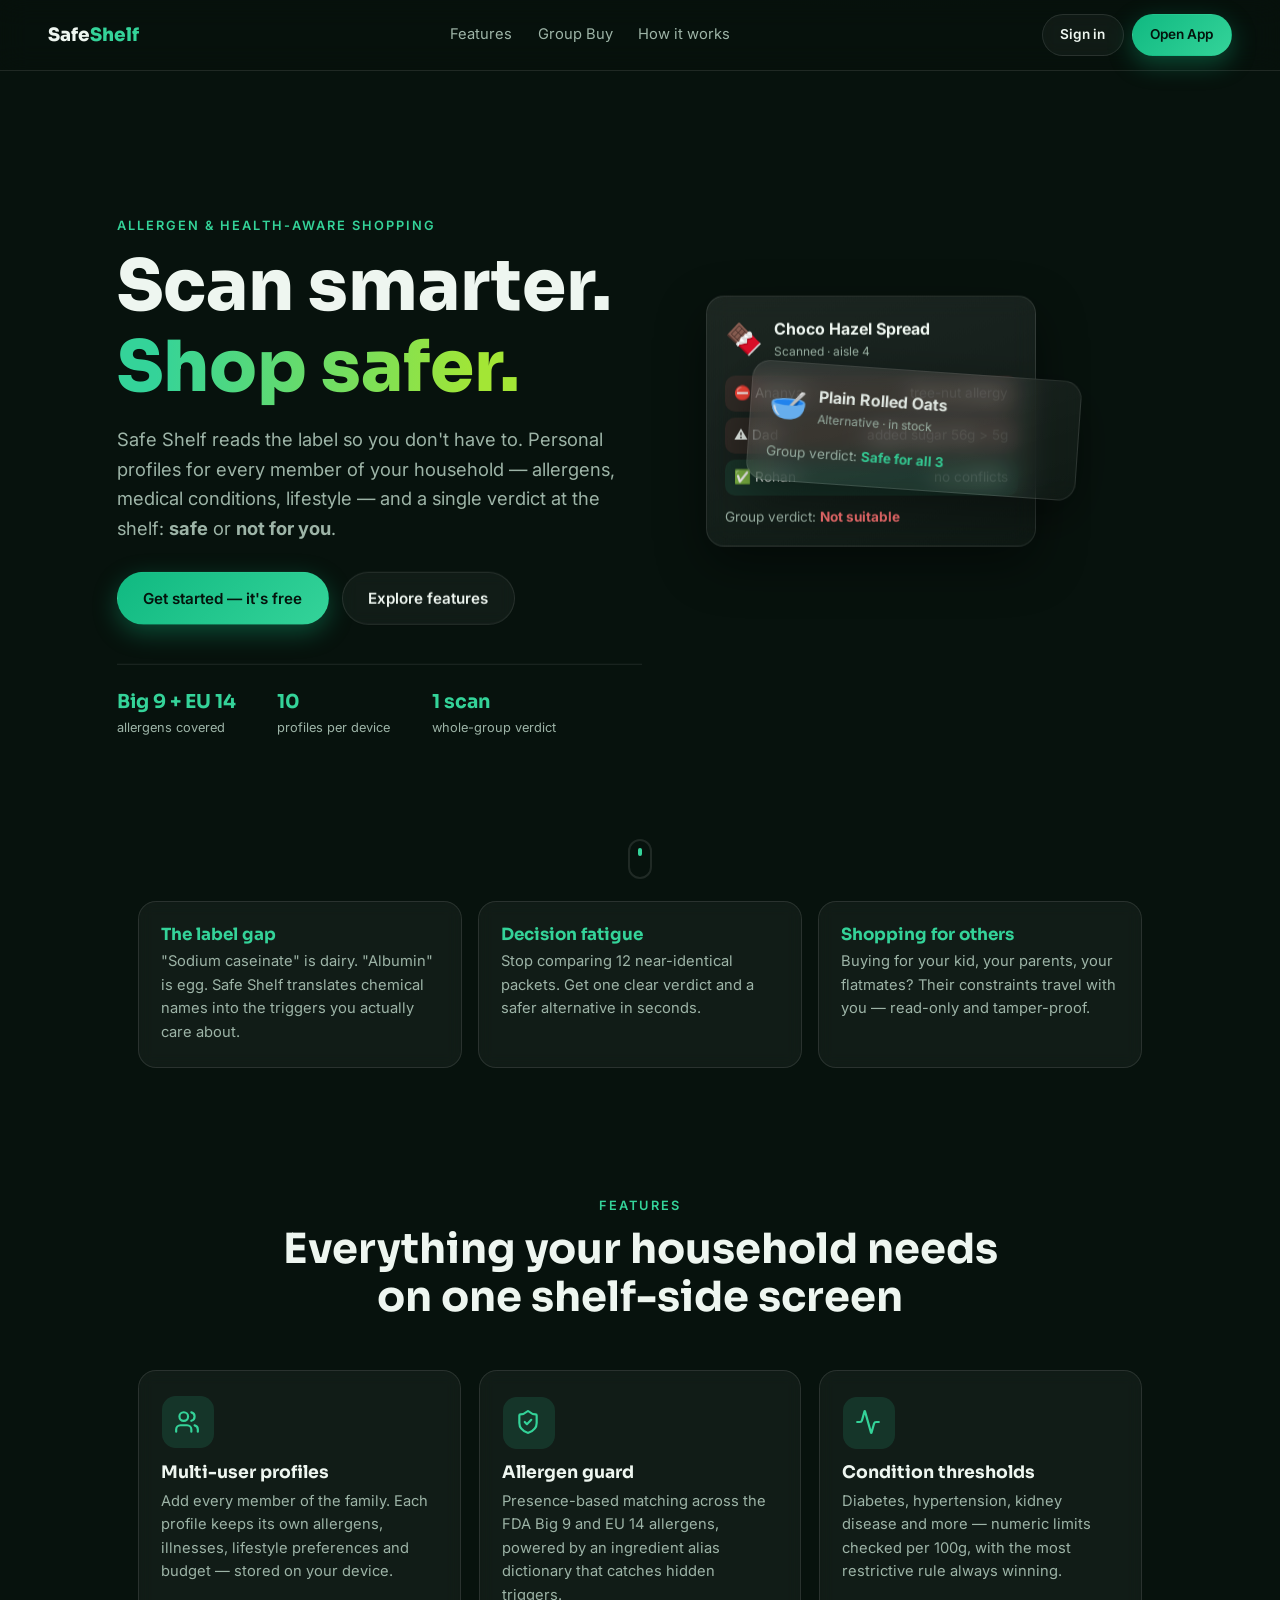
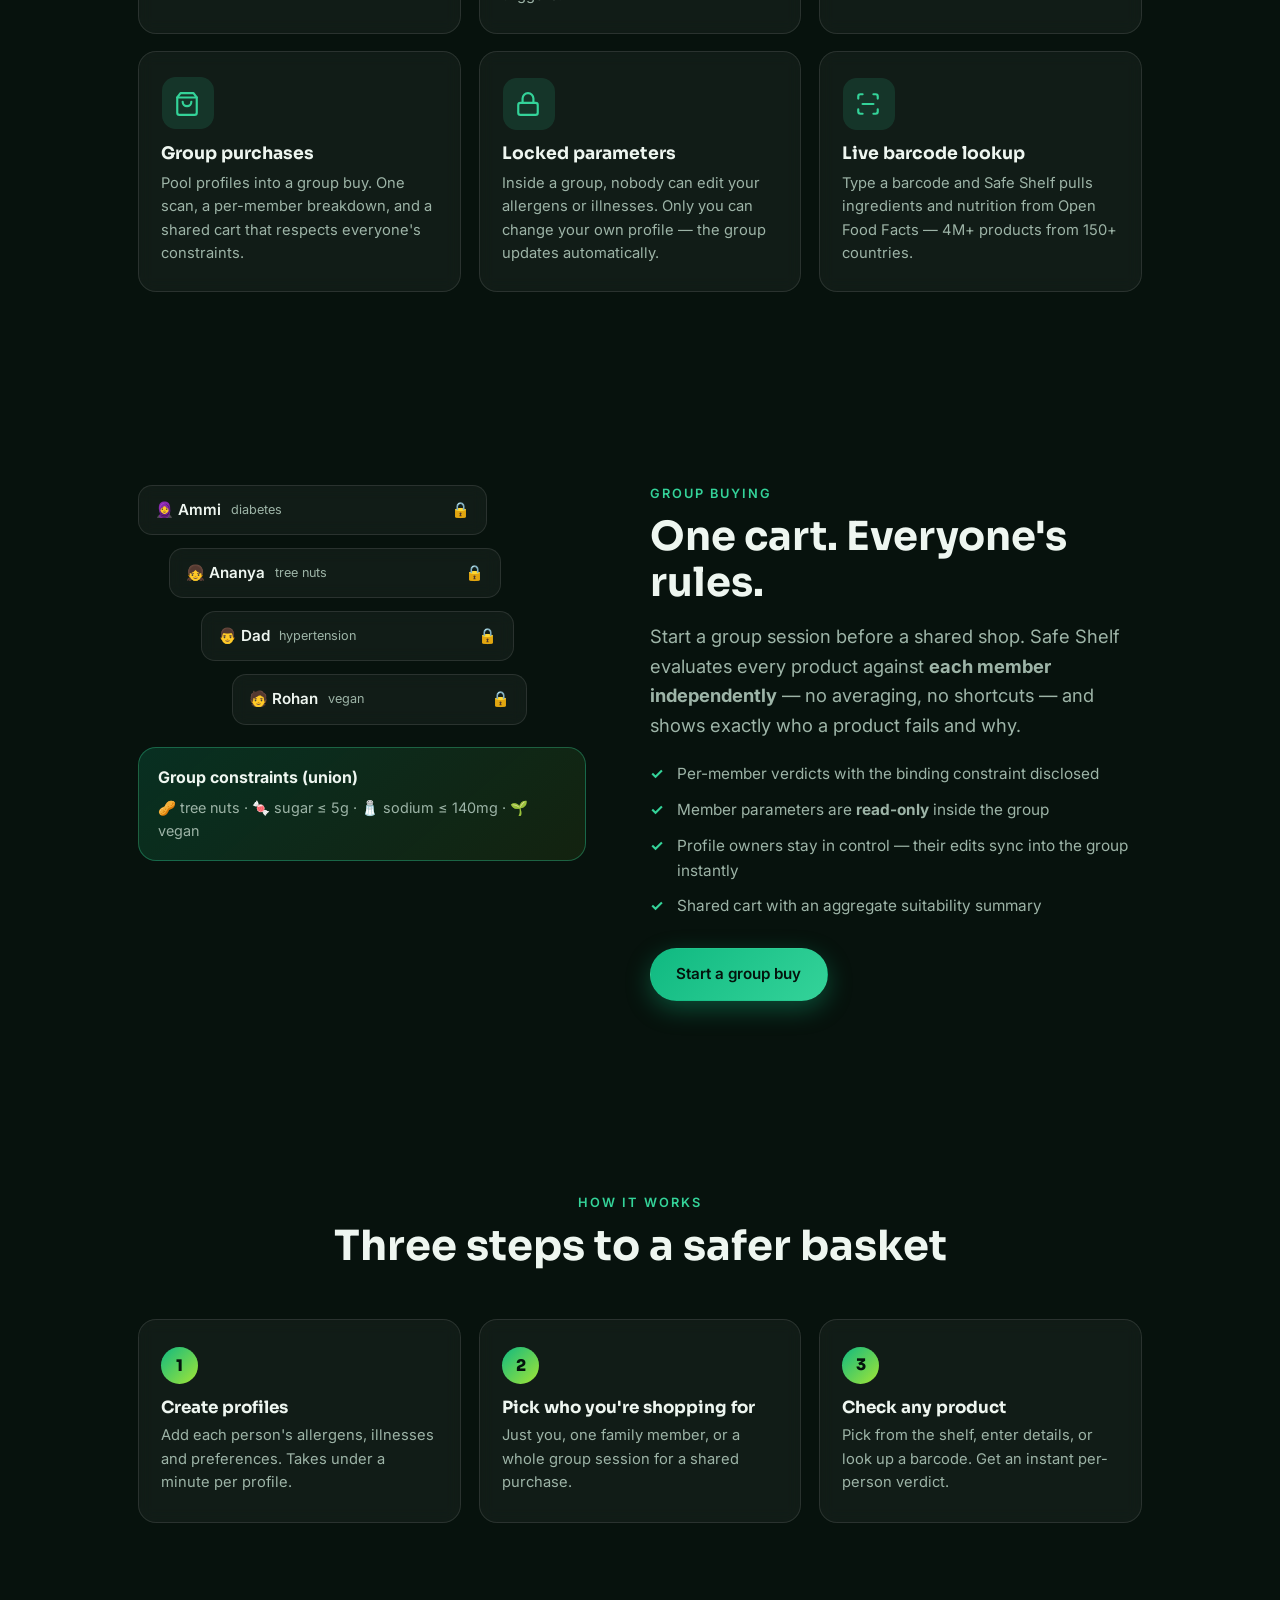
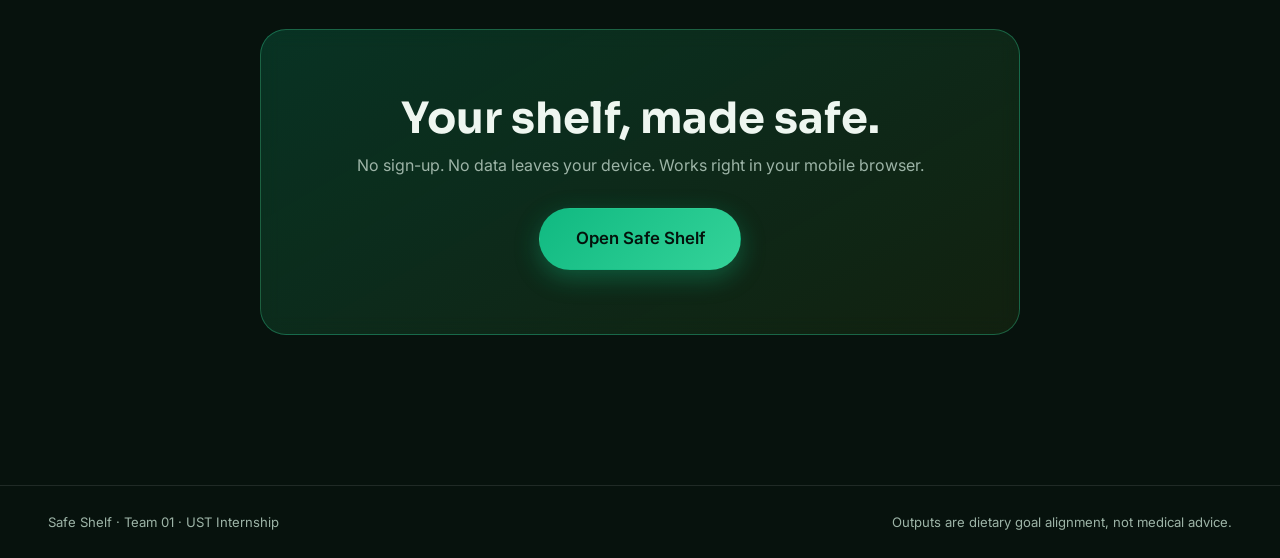
<file: index.html>
<!DOCTYPE html>
<html lang="en">
<head>
  <meta charset="UTF-8" />
  <meta name="viewport" content="width=device-width, initial-scale=1.0, viewport-fit=cover" />
  <meta name="theme-color" content="#07120d" />
  <meta name="description" content="Safe Shelf — scan smarter, shop safer. Allergen & health-aware shopping for you, your family and your group buys." />
  <title>Safe Shelf — Scan Smarter. Shop Safer.</title>
  <link rel="preconnect" href="https://fonts.googleapis.com" />
  <link rel="preconnect" href="https://fonts.gstatic.com" crossorigin />
  <link href="https://fonts.googleapis.com/css2?family=Sora:wght@400;600;700;800&family=Inter:wght@400;500;600&display=swap" rel="stylesheet" />
  <link rel="stylesheet" href="css/base.css" />
  <link rel="stylesheet" href="css/home.css" />
  <link rel="icon" href="data:image/svg+xml,<svg xmlns='http://www.w3.org/2000/svg' viewBox='0 0 100 100'><rect width='100' height='100' rx='22' fill='%2310b981'/><text x='50' y='72' font-size='62' font-family='sans-serif' font-weight='bold' fill='%2304130c' text-anchor='middle'>S</text></svg>" />
</head>
<body class="home">

  <!-- ===== Parallax background layers ===== -->
  <div class="px-bg" aria-hidden="true">
    <div class="px-layer" data-depth="0.12">
      <span class="blob blob-a"></span>
      <span class="blob blob-b"></span>
    </div>
    <div class="px-layer" data-depth="0.25">
      <span class="blob blob-c"></span>
      <span class="grid-glow"></span>
    </div>
    <div class="px-layer px-emojis" data-depth="0.45">
      <span class="float-emoji" style="--x:8%;  --y:18%; --d:9s">🥜</span>
      <span class="float-emoji" style="--x:84%; --y:12%; --d:11s">🥛</span>
      <span class="float-emoji" style="--x:14%; --y:64%; --d:13s">🌾</span>
      <span class="float-emoji" style="--x:78%; --y:58%; --d:10s">🍤</span>
      <span class="float-emoji" style="--x:48%; --y:80%; --d:12s">🥚</span>
      <span class="float-emoji" style="--x:90%; --y:84%; --d:14s">🍫</span>
    </div>
  </div>

  <!-- ===== Nav ===== -->
  <header class="nav">
    <a class="brand" href="index.html">
      <span class="brand-name">Safe<em>Shelf</em></span>
    </a>
    <nav class="nav-links">
      <a href="#features">Features</a>
      <a href="#group">Group Buy</a>
      <a href="#how">How it works</a>
    </nav>
    <div class="nav-actions">
      <a class="btn btn-ghost btn-sm" href="login.html">Sign in</a>
      <a class="btn btn-primary btn-sm" href="app.html">Open App</a>
    </div>
  </header>

  <!-- ===== Hero ===== -->
  <section class="hero">
    <div class="hero-copy" data-px="0.18">
      <p class="eyebrow reveal">Allergen &amp; health-aware shopping</p>
      <h1 class="reveal">Scan smarter.<br /><span class="grad">Shop safer.</span></h1>
      <p class="lede reveal">
        Safe Shelf reads the label so you don't have to. Personal profiles for every
        member of your household — allergens, medical conditions, lifestyle — and a
        single verdict at the shelf: <strong>safe</strong> or <strong>not for you</strong>.
      </p>
      <div class="hero-cta reveal">
        <a class="btn btn-primary" href="app.html">Get started — it's free</a>
        <a class="btn btn-ghost" href="#features">Explore features</a>
      </div>
      <ul class="hero-stats reveal">
        <li><strong>Big&nbsp;9 + EU&nbsp;14</strong><span>allergens covered</span></li>
        <li><strong>10</strong><span>profiles per device</span></li>
        <li><strong>1 scan</strong><span>whole-group verdict</span></li>
      </ul>
    </div>

    <div class="hero-card-stack" data-px="0.34" aria-hidden="true">
      <div class="demo-card tilt">
        <div class="demo-head">
          <span class="demo-emoji">🍫</span>
          <div>
            <strong>Choco Hazel Spread</strong>
            <small>Scanned · aisle 4</small>
          </div>
        </div>
        <div class="demo-row bad"><span>⛔ Ananya</span><span>tree-nut allergy</span></div>
        <div class="demo-row bad"><span>⚠️ Dad</span><span>added sugar 56g &gt; 5g</span></div>
        <div class="demo-row good"><span>✅ Rohan</span><span>no conflicts</span></div>
        <div class="demo-foot">Group verdict: <b class="bad-text">Not suitable</b></div>
      </div>
      <div class="demo-card demo-card-back tilt">
        <div class="demo-head">
          <span class="demo-emoji">🥣</span>
          <div>
            <strong>Plain Rolled Oats</strong>
            <small>Alternative · in stock</small>
          </div>
        </div>
        <div class="demo-foot">Group verdict: <b class="good-text">Safe for all 3</b></div>
      </div>
    </div>

    <div class="scroll-hint" aria-hidden="true"><span></span></div>
  </section>

  <!-- ===== Problem strip ===== -->
  <section class="strip">
    <div class="strip-item reveal">
      <h3>The label gap</h3>
      <p>"Sodium caseinate" is dairy. "Albumin" is egg. Safe Shelf translates chemical
        names into the triggers you actually care about.</p>
    </div>
    <div class="strip-item reveal">
      <h3>Decision fatigue</h3>
      <p>Stop comparing 12 near-identical packets. Get one clear verdict and a safer
        alternative in seconds.</p>
    </div>
    <div class="strip-item reveal">
      <h3>Shopping for others</h3>
      <p>Buying for your kid, your parents, your flatmates? Their constraints travel
        with you — read-only and tamper-proof.</p>
    </div>
  </section>

  <!-- ===== Features ===== -->
  <section class="section" id="features">
    <div class="section-head reveal">
      <p class="eyebrow">Features</p>
      <h2>Everything your household needs<br />on one shelf-side screen</h2>
    </div>
    <div class="feature-grid">
      <article class="feature reveal">
        <span class="feature-icon"><svg class="icon" aria-hidden="true"><use href="#i-users"/></svg></span>
        <h3>Multi-user profiles</h3>
        <p>Add every member of the family. Each profile keeps its own allergens,
          illnesses, lifestyle preferences and budget — stored on your device.</p>
      </article>
      <article class="feature reveal">
        <span class="feature-icon"><svg class="icon" aria-hidden="true"><use href="#i-shield"/></svg></span>
        <h3>Allergen guard</h3>
        <p>Presence-based matching across the FDA Big 9 and EU 14 allergens, powered
          by an ingredient alias dictionary that catches hidden triggers.</p>
      </article>
      <article class="feature reveal">
        <span class="feature-icon"><svg class="icon" aria-hidden="true"><use href="#i-activity"/></svg></span>
        <h3>Condition thresholds</h3>
        <p>Diabetes, hypertension, kidney disease and more — numeric limits checked
          per 100g, with the most restrictive rule always winning.</p>
      </article>
      <article class="feature reveal">
        <span class="feature-icon"><svg class="icon" aria-hidden="true"><use href="#i-bag"/></svg></span>
        <h3>Group purchases</h3>
        <p>Pool profiles into a group buy. One scan, a per-member breakdown, and a
          shared cart that respects everyone's constraints.</p>
      </article>
      <article class="feature reveal">
        <span class="feature-icon"><svg class="icon" aria-hidden="true"><use href="#i-lock"/></svg></span>
        <h3>Locked parameters</h3>
        <p>Inside a group, nobody can edit your allergens or illnesses. Only you can
          change your own profile — the group updates automatically.</p>
      </article>
      <article class="feature reveal">
        <span class="feature-icon"><svg class="icon" aria-hidden="true"><use href="#i-scan"/></svg></span>
        <h3>Live barcode lookup</h3>
        <p>Type a barcode and Safe Shelf pulls ingredients and nutrition from Open
          Food Facts — 4M+ products from 150+ countries.</p>
      </article>
    </div>
  </section>

  <!-- ===== Group buy spotlight ===== -->
  <section class="section spotlight" id="group">
    <div class="spotlight-art" data-px="0.22" aria-hidden="true">
      <div class="member-chip" style="--i:0">🧕 Ammi <small>diabetes</small><b>🔒</b></div>
      <div class="member-chip" style="--i:1">👧 Ananya <small>tree nuts</small><b>🔒</b></div>
      <div class="member-chip" style="--i:2">👨 Dad <small>hypertension</small><b>🔒</b></div>
      <div class="member-chip" style="--i:3">🧑 Rohan <small>vegan</small><b>🔒</b></div>
      <div class="union-card">
        <strong>Group constraints (union)</strong>
        <p>🥜 tree nuts · 🍬 sugar ≤ 5g · 🧂 sodium ≤ 140mg · 🌱 vegan</p>
      </div>
    </div>
    <div class="spotlight-copy reveal">
      <p class="eyebrow">Group buying</p>
      <h2>One cart. Everyone's rules.</h2>
      <p class="lede">
        Start a group session before a shared shop. Safe Shelf evaluates every product
        against <strong>each member independently</strong> — no averaging, no shortcuts —
        and shows exactly who a product fails and why.
      </p>
      <ul class="check-list">
        <li>Per-member verdicts with the binding constraint disclosed</li>
        <li>Member parameters are <strong>read-only</strong> inside the group</li>
        <li>Profile owners stay in control — their edits sync into the group instantly</li>
        <li>Shared cart with an aggregate suitability summary</li>
      </ul>
      <a class="btn btn-primary" href="app.html#groups">Start a group buy</a>
    </div>
  </section>

  <!-- ===== How it works ===== -->
  <section class="section" id="how">
    <div class="section-head reveal">
      <p class="eyebrow">How it works</p>
      <h2>Three steps to a safer basket</h2>
    </div>
    <ol class="steps">
      <li class="reveal">
        <span class="step-num">1</span>
        <h3>Create profiles</h3>
        <p>Add each person's allergens, illnesses and preferences. Takes under a minute per profile.</p>
      </li>
      <li class="reveal">
        <span class="step-num">2</span>
        <h3>Pick who you're shopping for</h3>
        <p>Just you, one family member, or a whole group session for a shared purchase.</p>
      </li>
      <li class="reveal">
        <span class="step-num">3</span>
        <h3>Check any product</h3>
        <p>Pick from the shelf, enter details, or look up a barcode. Get an instant per-person verdict.</p>
      </li>
    </ol>
  </section>

  <!-- ===== CTA ===== -->
  <section class="cta-band">
    <div class="cta-inner reveal" data-px="0.15">
      <h2>Your shelf, made safe.</h2>
      <p>No sign-up. No data leaves your device. Works right in your mobile browser.</p>
      <a class="btn btn-primary btn-lg" href="app.html">Open Safe Shelf</a>
    </div>
  </section>

  <footer class="footer">
    <span>Safe Shelf · Team 01 · UST Internship</span>
    <span class="footer-note">Outputs are dietary goal alignment, not medical advice.</span>
  </footer>

  <script src="js/icons.js"></script>
  <script src="js/parallax.js"></script>
</body>
</html>
</file>
<file: css/base.css>
/* ============ Safe Shelf — shared base ============ */
:root {
  --bg: #07120d;
  --bg-2: #0b1a13;
  --surface: rgba(255, 255, 255, 0.045);
  --surface-2: rgba(255, 255, 255, 0.08);
  --line: rgba(255, 255, 255, 0.10);
  --text: #eef6f0;
  --muted: #9db4a7;
  --green: #34d399;
  --green-deep: #10b981;
  --lime: #a3e635;
  --amber: #fbbf24;
  --red: #f87171;
  --green-soft: rgba(52, 211, 153, 0.14);
  --green-line: rgba(52, 211, 153, 0.30);
  --radius: 18px;
  --radius-sm: 12px;
  --radius-xs: 10px;
  /* elevation scale (flat, touch-first — restrained shadows) */
  --shadow: 0 18px 50px rgba(0, 0, 0, 0.45);
  --elev-1: 0 1px 2px rgba(0, 0, 0, 0.3);
  --elev-2: 0 6px 18px rgba(0, 0, 0, 0.35);
  --elev-3: 0 18px 50px rgba(0, 0, 0, 0.45);
  /* 4/8 spacing scale */
  --sp-1: 0.25rem; --sp-2: 0.5rem; --sp-3: 0.75rem; --sp-4: 1rem;
  --sp-5: 1.5rem; --sp-6: 2rem; --sp-7: 3rem;
  /* icon sizing tokens */
  --icon-sm: 18px; --icon-md: 22px; --icon-lg: 26px;
  /* z-index scale */
  --z-nav: 40; --z-sticky: 50; --z-modal: 1000; --z-toast: 1100;
  --font-display: "Sora", system-ui, sans-serif;
  --font-body: "Inter", system-ui, sans-serif;
}

* { margin: 0; padding: 0; box-sizing: border-box; }

[hidden] { display: none !important; }

/* ---- icon system ---- */
.icon {
  width: var(--icon-md);
  height: var(--icon-md);
  flex-shrink: 0;
  display: inline-block;
  vertical-align: middle;
  stroke-width: 2;
}
.icon-sm { width: var(--icon-sm); height: var(--icon-sm); }
.icon-lg { width: var(--icon-lg); height: var(--icon-lg); }
/* solid tinted icon container (flat, touch-first style) */
.icon-tile {
  display: inline-grid;
  place-items: center;
  width: 38px; height: 38px;
  border-radius: var(--radius-xs);
  background: var(--green-soft);
  color: var(--green);
  flex-shrink: 0;
}

/* ---- keyboard focus (visible rings, not removed) ---- */
:focus-visible {
  outline: 2px solid var(--green);
  outline-offset: 2px;
  border-radius: 4px;
}
:focus:not(:focus-visible) { outline: none; }

html { scroll-behavior: smooth; background: var(--bg); }

body {
  font-family: var(--font-body);
  background: var(--bg);
  color: var(--text);
  line-height: 1.6;
  -webkit-font-smoothing: antialiased;
  overflow-x: hidden;
}

h1, h2, h3, h4 { font-family: var(--font-display); line-height: 1.15; }

a { color: inherit; text-decoration: none; }
button { font: inherit; cursor: pointer; }
ul, ol { list-style: none; }
img { max-width: 100%; }

.grad {
  background: linear-gradient(92deg, var(--green) 10%, var(--lime) 90%);
  -webkit-background-clip: text;
  background-clip: text;
  color: transparent;
}

.eyebrow {
  font-size: 0.8rem;
  font-weight: 600;
  letter-spacing: 0.16em;
  text-transform: uppercase;
  color: var(--green);
}

/* ---- buttons ---- */
.btn {
  display: inline-flex;
  align-items: center;
  justify-content: center;
  gap: 0.5rem;
  padding: 0.85rem 1.6rem;
  border-radius: 999px;
  border: 1px solid transparent;
  font-weight: 600;
  font-size: 0.95rem;
  transition: transform 0.18s ease, box-shadow 0.18s ease, background 0.18s ease;
  user-select: none;
}
.btn:active { transform: scale(0.97); }

.btn-primary {
  background: linear-gradient(135deg, var(--green-deep), var(--green));
  color: #04130c;
  box-shadow: 0 8px 24px rgba(16, 185, 129, 0.35);
}
.btn-primary:hover { transform: translateY(-2px); box-shadow: 0 12px 30px rgba(16, 185, 129, 0.45); }

.btn-ghost {
  border-color: var(--line);
  background: var(--surface);
  color: var(--text);
  backdrop-filter: blur(8px);
}
.btn-ghost:hover { background: var(--surface-2); }

.btn-sm { padding: 0.55rem 1.1rem; font-size: 0.85rem; }
.btn-lg { padding: 1.05rem 2.2rem; font-size: 1.05rem; }

.btn-danger { background: rgba(248, 113, 113, 0.14); color: var(--red); border-color: rgba(248, 113, 113, 0.3); }

/* ---- reveal on scroll ---- */
.reveal {
  opacity: 0;
  transform: translateY(26px);
  transition: opacity 0.7s ease, transform 0.7s cubic-bezier(0.22, 1, 0.36, 1);
}
.reveal.in { opacity: 1; transform: none; }

@media (prefers-reduced-motion: reduce) {
  html { scroll-behavior: auto; }
  .reveal { opacity: 1; transform: none; transition: none; }
  * { animation-duration: 0.01ms !important; animation-iteration-count: 1 !important; }
}
</file>
<file: css/home.css>
/* ============ Safe Shelf — homepage (parallax) ============ */

body.home { background: radial-gradient(1200px 700px at 70% -10%, #0e2a1c 0%, var(--bg) 55%); }

/* ---------- parallax background ---------- */
.px-bg {
  position: fixed;
  inset: 0;
  z-index: -1;
  overflow: hidden;
  pointer-events: none;
}
.px-layer { position: absolute; inset: -10%; will-change: transform; }

.blob {
  position: absolute;
  border-radius: 50%;
  filter: blur(70px);
  opacity: 0.55;
}
.blob-a { width: 46vmax; height: 46vmax; left: -12vmax; top: -14vmax; background: radial-gradient(circle, rgba(16,185,129,0.5), transparent 65%); }
.blob-b { width: 38vmax; height: 38vmax; right: -10vmax; top: 22vmax; background: radial-gradient(circle, rgba(163,230,53,0.32), transparent 65%); }
.blob-c { width: 42vmax; height: 42vmax; left: 28vmax; bottom: -18vmax; background: radial-gradient(circle, rgba(52,211,153,0.28), transparent 65%); }

.grid-glow {
  position: absolute;
  inset: 0;
  background-image:
    linear-gradient(rgba(255,255,255,0.035) 1px, transparent 1px),
    linear-gradient(90deg, rgba(255,255,255,0.035) 1px, transparent 1px);
  background-size: 56px 56px;
  mask-image: radial-gradient(700px 500px at 60% 20%, #000 0%, transparent 75%);
}

.float-emoji {
  position: absolute;
  left: var(--x);
  top: var(--y);
  font-size: clamp(1.6rem, 3.4vw, 2.6rem);
  opacity: 0.5;
  filter: drop-shadow(0 6px 18px rgba(0,0,0,0.5));
  animation: bob var(--d) ease-in-out infinite;
}
@keyframes bob {
  0%, 100% { transform: translateY(0) rotate(-6deg); }
  50% { transform: translateY(-26px) rotate(8deg); }
}

/* ---------- nav ---------- */
.nav {
  position: sticky;
  top: 0;
  z-index: 50;
  display: flex;
  align-items: center;
  justify-content: space-between;
  gap: 1rem;
  padding: 0.9rem clamp(1rem, 5vw, 3rem);
  background: rgba(7, 18, 13, 0.6);
  backdrop-filter: blur(14px);
  border-bottom: 1px solid var(--line);
}
.brand { display: flex; align-items: center; gap: 0.5rem; font-family: var(--font-display); font-weight: 800; font-size: 1.15rem; }
.brand-name em { font-style: normal; color: var(--green); }
.nav-links { display: flex; gap: 1.6rem; font-size: 0.92rem; color: var(--muted); }
.nav-links a:hover { color: var(--text); }
@media (max-width: 640px) { .nav-links { display: none; } }
.nav-actions { display: flex; align-items: center; gap: 0.5rem; flex-shrink: 0; }
@media (max-width: 380px) { .nav-actions .btn { padding: 0.5rem 0.8rem; font-size: 0.8rem; } }

/* ---------- hero ---------- */
.hero {
  position: relative;
  display: grid;
  grid-template-columns: 1.15fr 1fr;
  align-items: center;
  gap: clamp(2rem, 5vw, 4rem);
  min-height: calc(100svh - 70px);
  padding: clamp(2rem, 6vw, 4rem) clamp(1.2rem, 6vw, 5rem) 5rem;
  max-width: 1200px;
  margin: 0 auto;
}
.hero-copy h1 { font-size: clamp(2.5rem, 7vw, 4.4rem); font-weight: 800; margin: 0.6rem 0 1.1rem; }
.lede { color: var(--muted); font-size: clamp(1rem, 2.4vw, 1.15rem); max-width: 34rem; }
.hero-cta { display: flex; flex-wrap: wrap; gap: 0.8rem; margin-top: 1.8rem; }

.hero-stats {
  display: flex;
  flex-wrap: wrap;
  gap: clamp(1.2rem, 4vw, 2.6rem);
  margin-top: 2.4rem;
  padding-top: 1.4rem;
  border-top: 1px solid var(--line);
}
.hero-stats li { display: grid; }
.hero-stats strong { font-family: var(--font-display); font-size: 1.2rem; color: var(--green); }
.hero-stats span { font-size: 0.8rem; color: var(--muted); }

/* hero demo cards */
.hero-card-stack { position: relative; min-height: 360px; }
.demo-card {
  position: absolute;
  inset: 0 auto auto 0;
  width: min(330px, 88%);
  background: linear-gradient(160deg, rgba(255,255,255,0.09), rgba(255,255,255,0.03));
  border: 1px solid var(--line);
  border-radius: var(--radius);
  padding: 1.1rem;
  box-shadow: var(--shadow);
  backdrop-filter: blur(12px);
}
.demo-card-back { transform: translate(13%, 62%) rotate(4deg); opacity: 0.92; }
.demo-head { display: flex; align-items: center; gap: 0.7rem; margin-bottom: 0.8rem; }
.demo-emoji { font-size: 1.9rem; }
.demo-head small { display: block; color: var(--muted); font-size: 0.75rem; }
.demo-row {
  display: flex;
  justify-content: space-between;
  font-size: 0.85rem;
  padding: 0.45rem 0.6rem;
  border-radius: 10px;
  margin-bottom: 0.35rem;
}
.demo-row.bad { background: rgba(248, 113, 113, 0.1); }
.demo-row.good { background: rgba(52, 211, 153, 0.1); }
.demo-foot { margin-top: 0.7rem; font-size: 0.85rem; color: var(--muted); }
.bad-text { color: var(--red); }
.good-text { color: var(--green); }

.scroll-hint {
  position: absolute;
  bottom: 1.4rem;
  left: 50%;
  width: 24px;
  height: 40px;
  border: 2px solid var(--line);
  border-radius: 14px;
  transform: translateX(-50%);
}
.scroll-hint span {
  position: absolute;
  left: 50%;
  top: 7px;
  width: 4px;
  height: 8px;
  background: var(--green);
  border-radius: 4px;
  transform: translateX(-50%);
  animation: scrollDot 1.8s ease-in-out infinite;
}
@keyframes scrollDot { 0% { opacity: 1; top: 7px; } 70% { opacity: 0; top: 20px; } 100% { opacity: 0; } }

@media (max-width: 880px) {
  .hero { grid-template-columns: 1fr; padding-bottom: 7rem; }
  .hero-card-stack { min-height: 420px; max-width: 420px; margin: 0 auto; width: 100%; }
}

/* ---------- problem strip ---------- */
.strip {
  display: grid;
  grid-template-columns: repeat(auto-fit, minmax(240px, 1fr));
  gap: 1rem;
  max-width: 1100px;
  margin: 0 auto;
  padding: 0 clamp(1.2rem, 5vw, 3rem) 2rem;
}
.strip-item {
  background: var(--surface);
  border: 1px solid var(--line);
  border-radius: var(--radius);
  padding: 1.4rem;
  backdrop-filter: blur(8px);
}
.strip-item h3 { color: var(--green); font-size: 1.05rem; margin-bottom: 0.4rem; }
.strip-item p { color: var(--muted); font-size: 0.92rem; }

/* ---------- sections ---------- */
.section { max-width: 1100px; margin: 0 auto; padding: clamp(3.5rem, 9vw, 6rem) clamp(1.2rem, 5vw, 3rem); }
.section-head { text-align: center; margin-bottom: 3rem; }
.section-head h2 { font-size: clamp(1.7rem, 4.4vw, 2.6rem); margin-top: 0.6rem; }

.feature-grid {
  display: grid;
  grid-template-columns: repeat(auto-fit, minmax(255px, 1fr));
  gap: 1.1rem;
}
.feature {
  background: var(--surface);
  border: 1px solid var(--line);
  border-radius: var(--radius);
  padding: 1.6rem 1.4rem;
  backdrop-filter: blur(8px);
  transition: transform 0.25s ease, border-color 0.25s ease, background 0.25s ease;
}
.feature:hover { transform: translateY(-6px); border-color: rgba(52, 211, 153, 0.4); background: var(--surface-2); }
.feature-icon {
  display: inline-grid;
  place-items: center;
  width: 52px; height: 52px;
  margin-bottom: 0.9rem;
  border-radius: 14px;
  background: var(--green-soft);
  color: var(--green);
}
.feature-icon .icon { width: 26px; height: 26px; }
.feature h3 { font-size: 1.08rem; margin-bottom: 0.45rem; }
.feature p { color: var(--muted); font-size: 0.92rem; }

/* ---------- group spotlight ---------- */
.spotlight {
  display: grid;
  grid-template-columns: 1fr 1.1fr;
  gap: clamp(2rem, 6vw, 4rem);
  align-items: center;
}
.spotlight-copy h2 { font-size: clamp(1.7rem, 4.4vw, 2.5rem); margin: 0.6rem 0 1rem; }
.check-list { margin: 1.4rem 0 1.8rem; display: grid; gap: 0.7rem; }
.check-list li { padding-left: 1.7rem; position: relative; color: var(--muted); font-size: 0.96rem; }
.check-list li::before { content: "✓"; position: absolute; left: 0; color: var(--green); font-weight: 700; }

.spotlight-art { position: relative; display: grid; gap: 0.8rem; padding: 1rem 0; }
.member-chip {
  display: flex;
  align-items: center;
  gap: 0.6rem;
  background: var(--surface);
  border: 1px solid var(--line);
  border-radius: 14px;
  padding: 0.75rem 1rem;
  width: calc(78% - var(--i) * 4%);
  margin-left: calc(var(--i) * 7%);
  font-weight: 600;
  font-size: 0.95rem;
  backdrop-filter: blur(8px);
}
.member-chip small { color: var(--muted); font-weight: 400; }
.member-chip b { margin-left: auto; }
.union-card {
  margin-top: 0.6rem;
  background: linear-gradient(140deg, rgba(16,185,129,0.18), rgba(163,230,53,0.08));
  border: 1px solid rgba(52, 211, 153, 0.35);
  border-radius: var(--radius);
  padding: 1.1rem 1.2rem;
}
.union-card p { color: var(--muted); font-size: 0.9rem; margin-top: 0.3rem; }

@media (max-width: 820px) {
  .spotlight { grid-template-columns: 1fr; }
  .spotlight-art { order: 2; }
}

/* ---------- steps ---------- */
.steps {
  display: grid;
  grid-template-columns: repeat(auto-fit, minmax(230px, 1fr));
  gap: 1.1rem;
  counter-reset: step;
}
.steps li {
  background: var(--surface);
  border: 1px solid var(--line);
  border-radius: var(--radius);
  padding: 1.7rem 1.4rem;
  backdrop-filter: blur(8px);
}
.step-num {
  display: inline-grid;
  place-items: center;
  width: 2.3rem;
  height: 2.3rem;
  border-radius: 50%;
  background: linear-gradient(135deg, var(--green-deep), var(--lime));
  color: #04130c;
  font-family: var(--font-display);
  font-weight: 800;
  margin-bottom: 0.9rem;
}
.steps h3 { font-size: 1.05rem; margin-bottom: 0.4rem; }
.steps p { color: var(--muted); font-size: 0.92rem; }

/* ---------- CTA band ---------- */
.cta-band { padding: clamp(3rem, 8vw, 5rem) 1.2rem 5rem; }
.cta-inner {
  max-width: 760px;
  margin: 0 auto;
  text-align: center;
  background: linear-gradient(150deg, rgba(16,185,129,0.2), rgba(163,230,53,0.07));
  border: 1px solid rgba(52, 211, 153, 0.35);
  border-radius: 26px;
  padding: clamp(2.4rem, 6vw, 4rem) clamp(1.4rem, 5vw, 3rem);
  backdrop-filter: blur(10px);
}
.cta-inner h2 { font-size: clamp(1.8rem, 5vw, 2.7rem); margin-bottom: 0.6rem; }
.cta-inner p { color: var(--muted); margin-bottom: 1.8rem; }

/* ---------- footer ---------- */
.footer {
  display: flex;
  flex-wrap: wrap;
  gap: 0.6rem;
  justify-content: space-between;
  padding: 1.6rem clamp(1.2rem, 5vw, 3rem) calc(1.6rem + env(safe-area-inset-bottom));
  border-top: 1px solid var(--line);
  color: var(--muted);
  font-size: 0.82rem;
}
</file>
